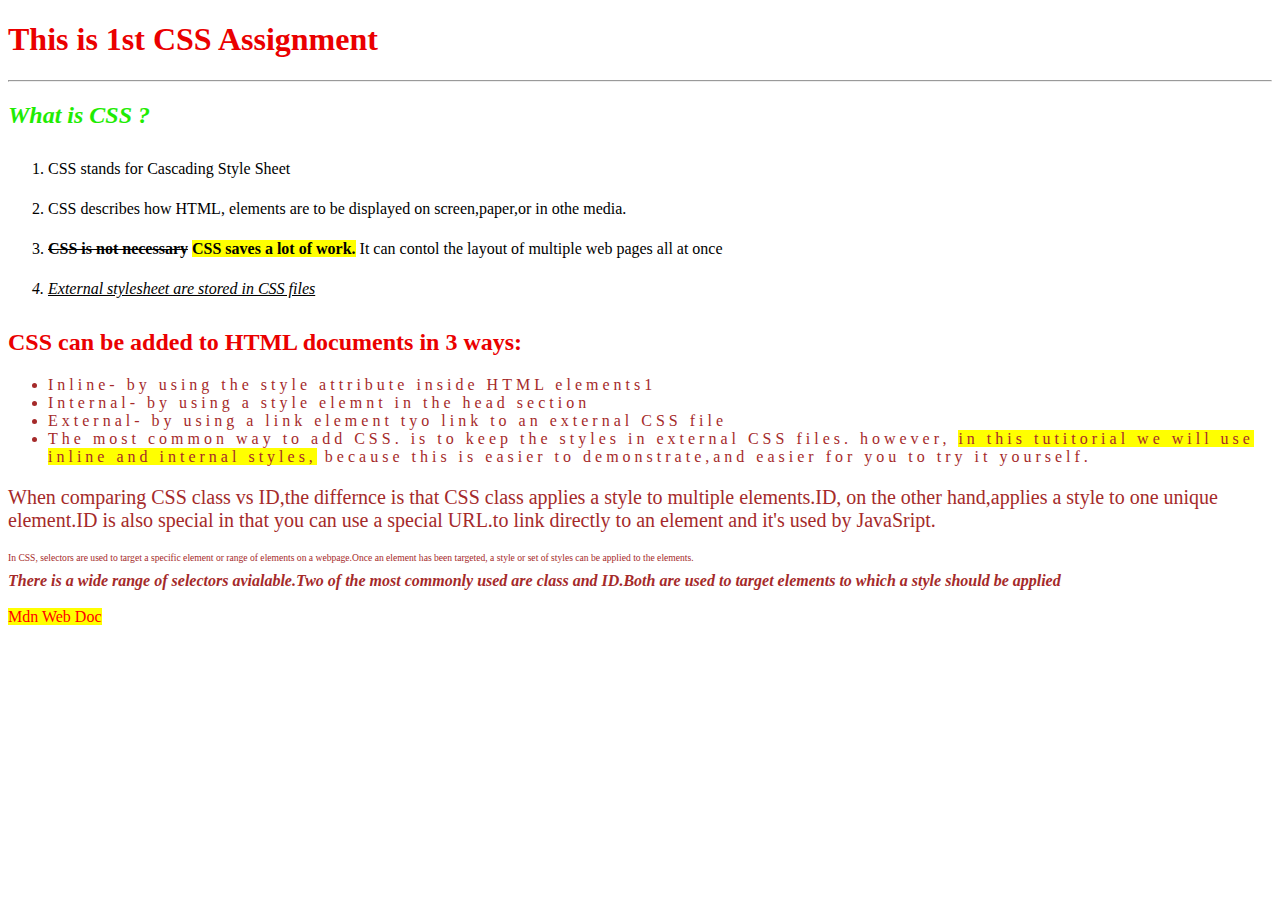
<file: Assignment 1/Index.html>
<!DOCTYPE html>
<html lang="en">

<head>
    <meta charset="UTF-8">
    <meta name="viewport" content="width=device-width, initial-scale=1.0">
    <link rel="icon" href="./Resources/favicon.ico">
    <link rel="stylesheet" href="./Stylesheet.css">
    <title>CSS Assignment-1</title>
    <style>
        ul li {
            color: brown;
        }
    </style>
</head>

<body>

    <head>
        <div id="Head_1">
            <h1>This is 1st CSS Assignment</h1>
        </div>
    </head>
    <hr>
    <main>
        <div id="Head_2">
            <h2>What is CSS ?</h2>
        </div>
        <div>
            <p>
            <ol class="ol_lists">
                <li>CSS stands for Cascading Style Sheet</li>
                <li>CSS describes how HTML, elements are to be displayed on screen,paper,or in othe media.</li>
                <li><span id="strike">CSS is not necessary</span> <span id="overline">CSS saves a lot of work.</span> It
                    can contol the layout of multiple web pages all at
                    once</li>
                <li id="underline"> External stylesheet are stored in CSS files </li>
            </ol>
            </p>
        </div>
        <div>
            <h2 class="heading">CSS can be added to HTML documents in 3 ways:</h2>
            <div class="ul_list">
                <ul>
                    <li style="color: brown;letter-spacing: 4px;">Inline- by using the style attribute inside HTML
                        elements1</li>
                    <li>Internal- by using a style elemnt in the head section</li>
                    <li>External- by using a link element tyo link to an external CSS file</li>
                    <li>The most common way to add CSS. is to keep the styles in external CSS files.
                        however, <span id="span-color">in this
                            tutitorial we will use inline and internal styles,</span> because this is easier to
                        demonstrate,and
                        easier
                        for you to try it yourself.</li>
                </ul>
                <div id="para_1">
                    <p>When comparing CSS class vs ID,the differnce is that CSS class applies a style to multiple
                        elements.ID, on the other hand,applies a style to one unique element.ID is also special in that
                        you can use a special URL.to link directly to an element and it's used by JavaSript.</p>
                </div>
                <div id="para_2">
                    <p>
                        In CSS, selectors are used to target a specific element or range of elements on a webpage.Once
                        an element has been targeted, a style or set of styles can be applied to the elements.
                    </p>
                </div>
                <div id="para_3">There is a wide range of selectors avialable.Two of the most commonly used are class
                    and ID.Both are used to target elements to which a style should be applied</div><br>
            </div>
        </div>
        <div>
            <a href="https://developer.mozilla.org/en-US/docs/Web/HTML" title="Click To Visit MDN Web Docs"
                target="_blank">Mdn Web Doc</a>
        </div>
    </main>

</body>

</html>
</file>
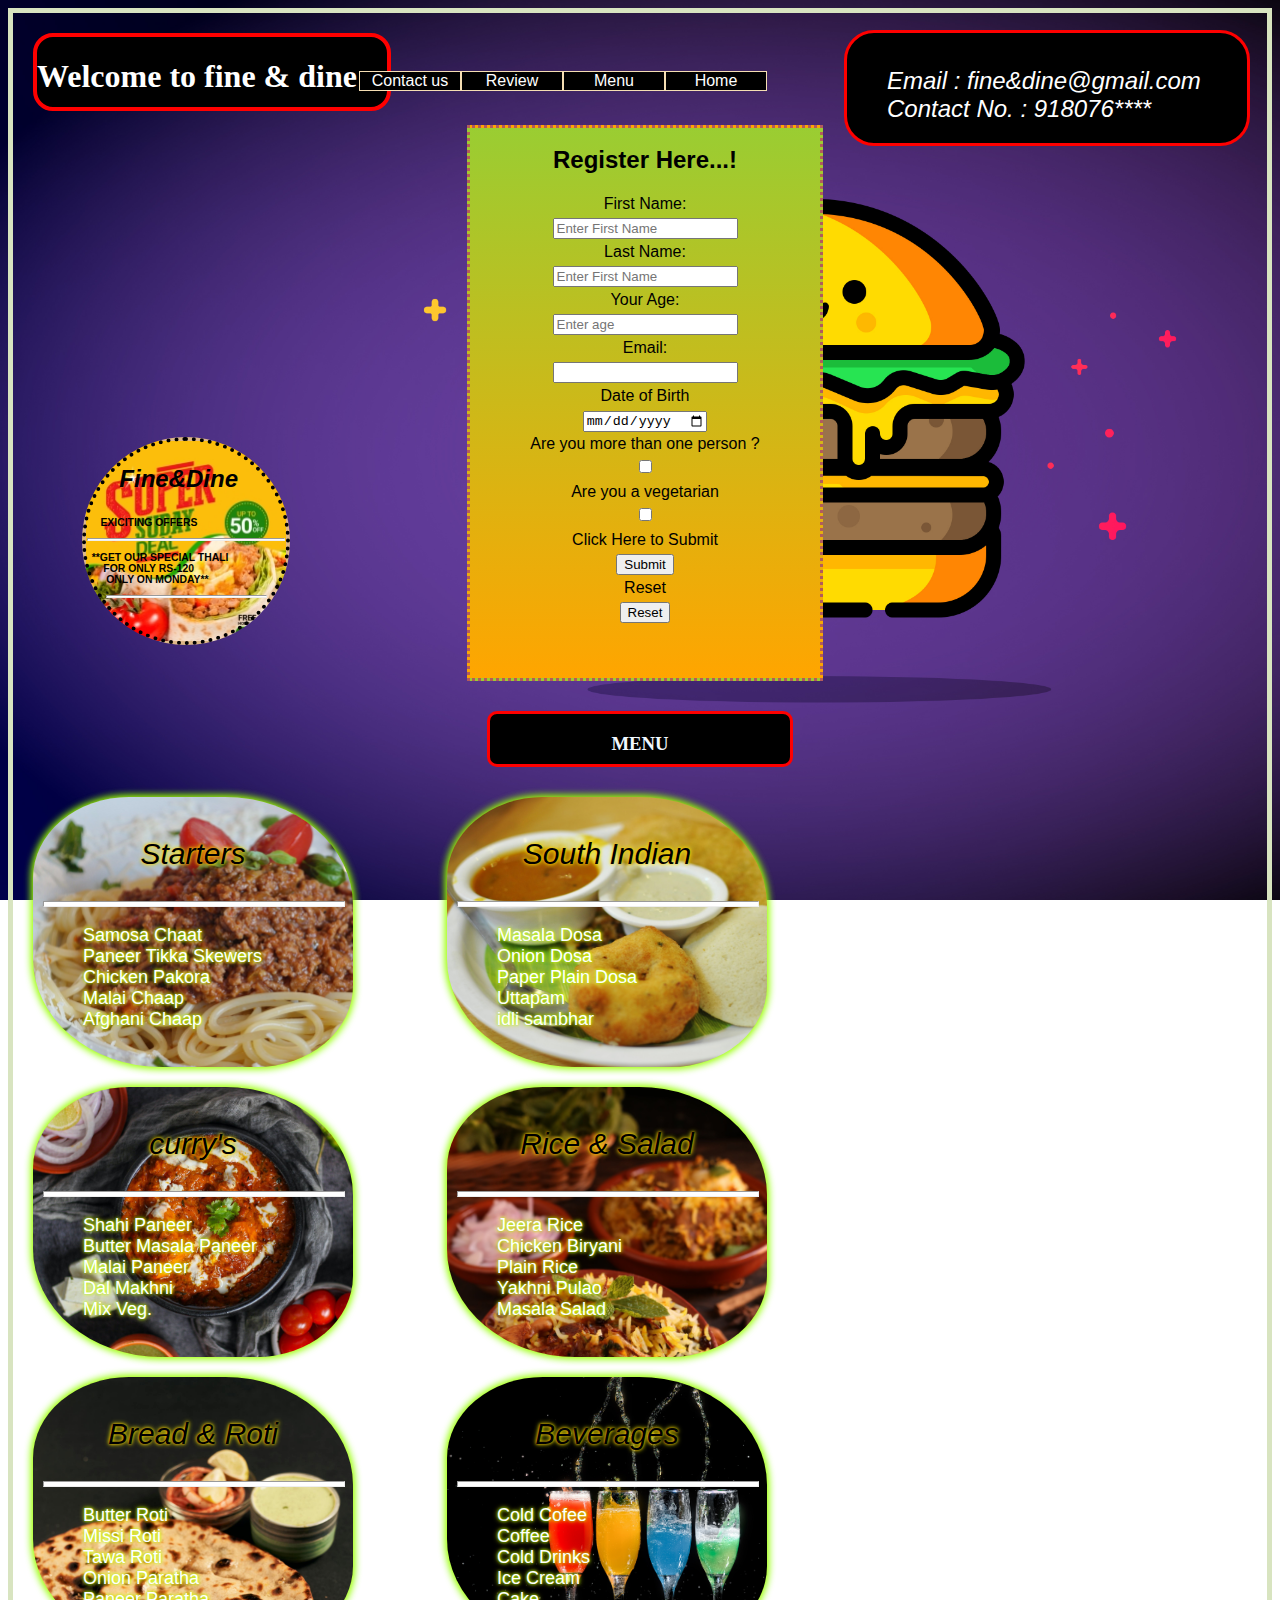
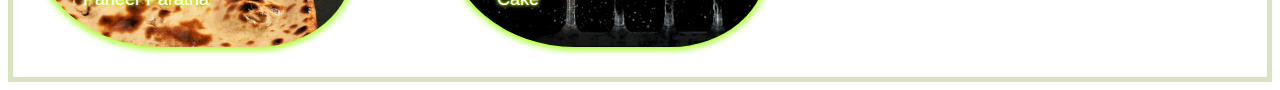
<file: Assignment 2/index.html>
<!DOCTYPE html>
<html lang="en">
  <head>
    <meta charset="UTF-8" />
    <meta name="viewport" content="width=device-width, initial-scale=1.0" />
    <link rel="stylesheet" href="style.css" />
    <link rel="icon" href="./Resources/favicon.jpg" />
    <title>Fine&Dine</title>
  </head>

  <body>
    <main>
      <div class="border_div">
        <div class="head1">
          <h1>Welcome to fine & dine</h1>
        </div>
        <div class="navbox">
          <div class="navbar">
            <ul type="none">
              <li>
                <a href="./index.html" title="click here to visit Home">Home</a>
              </li>
              <li>
                <a href="#menu_head" title="click here to visit Menu">Menu</a>
              </li>
              <li>
                <a href="./review.html" title="click here to visit Review"
                  >Review</a
                >
              </li>
              <li>
                <a
                  href="./contactus.html"
                  title="click here to visit contact us"
                  >Contact us</a
                >
              </li>
            </ul>
          </div>
        </div>
        <div class="social_id">
          <ul type="none">
            <li>Email : fine&dine@gmail.com</li>
            <li>Contact No. : 918076****</li>
            <li></li>
          </ul>
        </div>
        <div class="parentflex">
          <div class="promo_circle">
            <pre id="name">     Fine&Dine</pre>
            <pre>     EXICITING OFFERS</pre>
            <hr style="height: 1px; width: 196px" />
            <pre>
  **GET OUR SPECIAL THALI 
      FOR ONLY RS-120 
       ONLY ON MONDAY**</pre
            >
            <hr style="width: 159px; height: 1px" />
          </div>
          <center>
            <br />
            <br />
            <br />
            <div class="form">
              <h2>Register Here...!</h2>
              <form
                action="./index.html"
                target="_blank"
                title="Register to get exclusive offers..!"
              >
                <label for="first_name">First Name:</label><br />
                <input
                  type="text"
                  name="first_name"
                  id="first_name"
                  placeholder="Enter First Name"
                /><br />
                <label for="last_name">Last Name:</label> <br />
                <input
                  type="text"
                  name="last_name"
                  id="last_name"
                  placeholder="Enter First Name"
                /><br />
                <label for="age">Your Age:</label><br />
                <input
                  type="number"
                  name="age"
                  id="age"
                  placeholder="Enter age"
                /><br />
                <label for="email">Email:</label><br />
                <input type="email" name="email" id="email placeholder="Enter
                Email" /><br />
                <label for="dob">Date of Birth</label><br />
                <input type="date" name="date" id="date" /><br />
                <label for="q1">Are you more than one person ?</label><br />
                <input type="checkbox" name="q1" id="q1" /><br />
                <label for="q2">Are you a vegetarian </label><br />
                <input type="checkbox" name="q2" id="q2" /><br />
                <label for="form_submit">Click Here to Submit</label><br />
                <input type="button" value="Submit" /><br />
                <label for="reset">Reset</label><br />
                <input type="reset" value="Reset" /><br />
              </form>
            </div>
          </center>
        </div>
        <center>
          <div class="menu" id="menu">
            <h3>MENU</h3>
          </div>
        </center>
        <div id="parentmenu">
          <div class="parent_div">
            <div id="starters" class="card">
              <div class="menu_head" id="menu_head">
                <p>Starters</p>
              </div>
              <hr />
              <ul>
                <li>Samosa Chaat</li>
                <li>Paneer Tikka Skewers</li>
                <li>Chicken Pakora</li>
                <li>Malai Chaap</li>
                <li>Afghani Chaap</li>
              </ul>
            </div>

            <div id="south_indian" class="card">
              <div class="menu_head">
                <p>South Indian</p>
              </div>
              <hr />
              <ul>
                <li>Masala Dosa</li>
                <li>Onion Dosa</li>
                <li>Paper Plain Dosa</li>
                <li>Uttapam</li>
                <li>idli sambhar</li>
              </ul>
            </div>

            <div id="indian_kitchen" class="card">
              <div class="menu_head">
                <p>curry's</p>
              </div>
              <hr />
              <ul>
                <li>Shahi Paneer</li>
                <li>Butter Masala Paneer</li>
                <li>Malai Paneer</li>
                <li>Dal Makhni</li>
                <li>Mix Veg.</li>
              </ul>
            </div>

            <div id="rice_salad" class="card">
              <div class="menu_head">
                <p>Rice & Salad</p>
              </div>
              <hr />
              <ul>
                <li>Jeera Rice</li>
                <li>Chicken Biryani</li>
                <li>Plain Rice</li>
                <li>Yakhni Pulao</li>
                <li>Masala Salad</li>
              </ul>
            </div>
            <div id="tandoor_bread" class="card">
              <div class="menu_head">
                <p>Bread & Roti</p>
              </div>
              <hr />
              <ul>
                <li>Butter Roti</li>
                <li>Missi Roti</li>
                <li>Tawa Roti</li>
                <li>Onion Paratha</li>
                <li>Paneer Paratha</li>
              </ul>
            </div>
            <div id="beverages" class="card">
              <div class="menu_head">
                <p>Beverages</p>
              </div>
              <hr />
              <ul>
                <li>Cold Cofee</li>
                <li>Coffee</li>
                <li>Cold Drinks</li>
                <li>Ice Cream</li>
                <li>Cake</li>
              </ul>
            </div>
          </div>
        </div>
      </div>
    </main>
  </body>
</html>
</file>
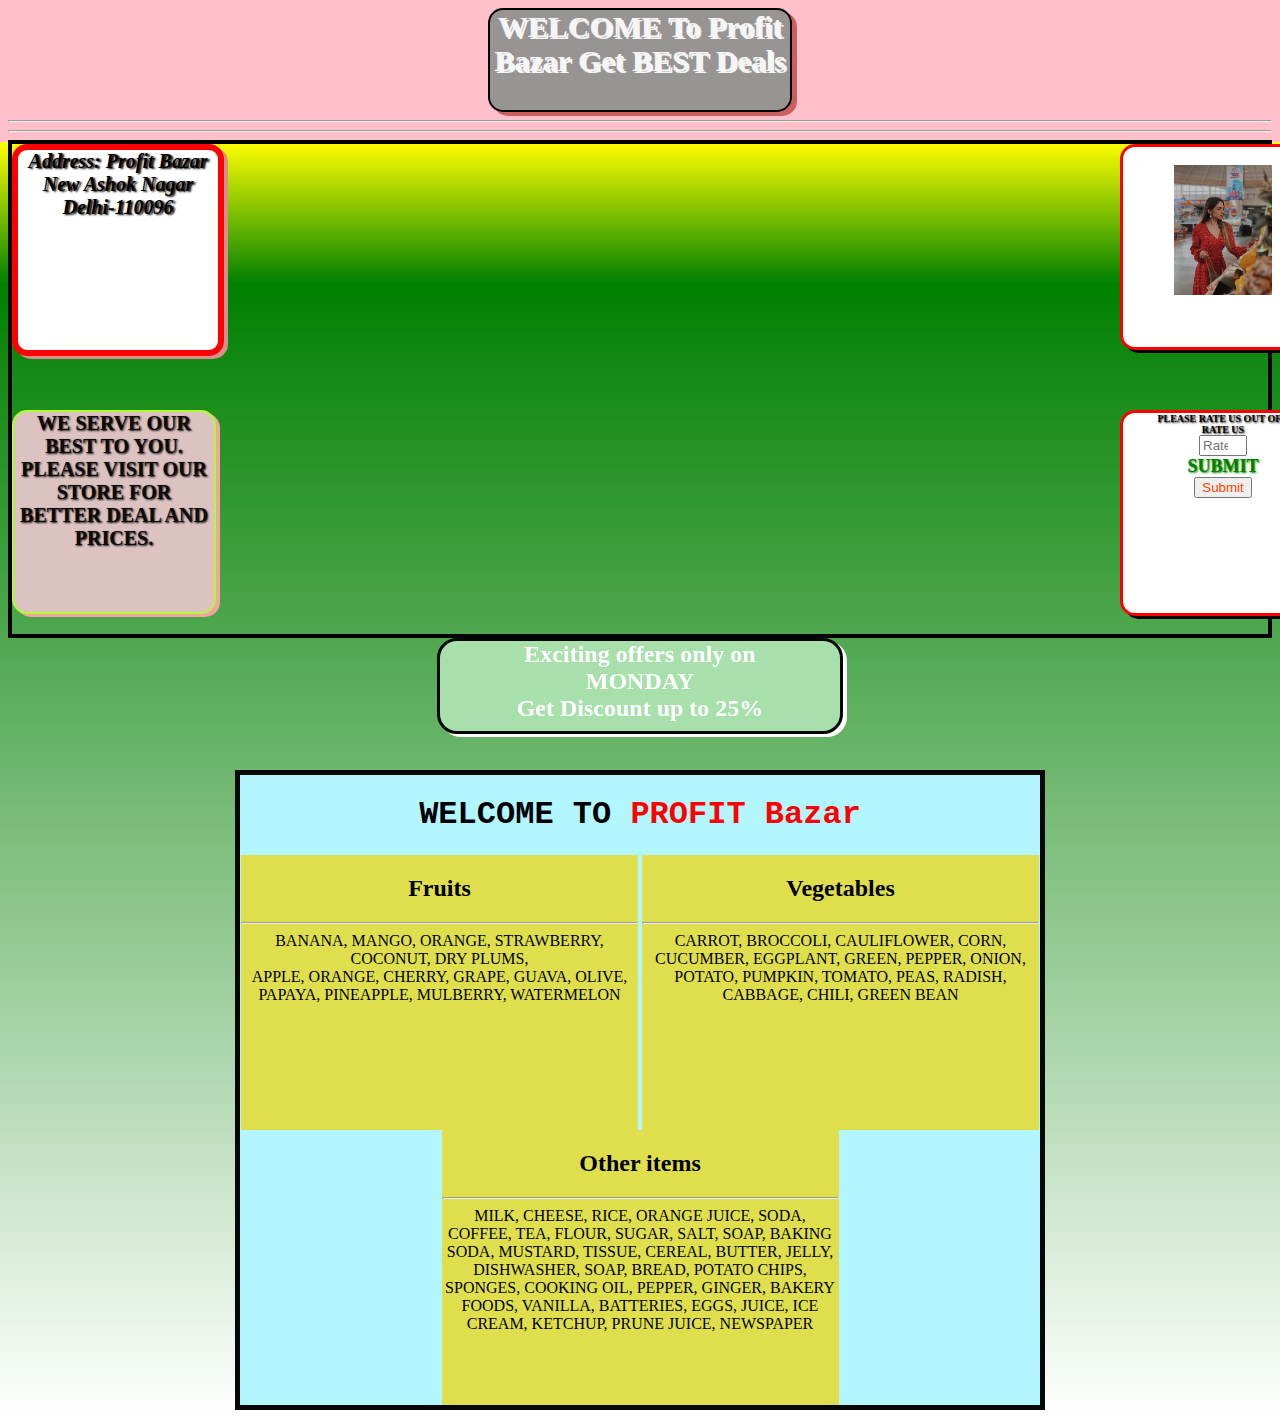
<file: Assignment 3/index.html>
<!DOCTYPE html>
<html lang="en">
  <head>
    <meta charset="UTF-8" />
    <meta name="viewport" content="width=device-width, initial-scale=1.0" />
    <title>Profit Bazar</title>
    <link rel="stylesheet" href="./style.css" />
  </head>
  <body>
    <div class="header-box">WELCOME To Profit Bazar Get BEST Deals</div>
    <hr />
    <hr />

    <div class="main-container">
      <div class="info-box">
        <br />
        <address>
          Address: Profit Bazar <br />
          New Ashok Nagar Delhi-110096
        </address>
      </div>
      <div class="image-box">
        <br />
        <img src="./Resources/Stock_img1.jpg" height="130px" />
      </div>
      <div class="description-box">
        WE SERVE OUR BEST TO YOU. PLEASE VISIT OUR STORE FOR BETTER DEAL AND
        PRICES.
      </div>
      <div class="rating-box">
        PLEASE RATE US OUT OF 5<br />
        <label for="rate">RATE US</label><br />
        <input type="number" max="5" min="1" placeholder="Rate here" /><br />
        <label for="submit" style="font-size: large; color: green">SUBMIT</label
        ><br />
        <input type="submit" style="color: orangered" id="submit" /><br />
      </div>
    </div>

    <div class="special-offer-box">
      Exciting offers only on <br />
      MONDAY <br />
      Get Discount up to 25%
    </div>
    <br /><br />

    <div class="store-info-container">
      <h1 style="font-family: 'Courier New', Courier, monospace">
        WELCOME TO <span>PROFIT Bazar</span>
      </h1>

      <div class="category-card fruit-card">
        <h2>Fruits</h2>
        <hr />
        BANANA, MANGO, ORANGE, STRAWBERRY, COCONUT, DRY PLUMS,<br />
        APPLE, ORANGE, CHERRY, GRAPE, GUAVA, OLIVE, PAPAYA, PINEAPPLE, MULBERRY,
        WATERMELON
      </div>
      <div class="category-card vegetable-card">
        <h2>Vegetables</h2>
        <hr />
        CARROT, BROCCOLI, CAULIFLOWER, CORN, CUCUMBER, EGGPLANT, GREEN, PEPPER,
        ONION, POTATO, PUMPKIN, TOMATO, PEAS, RADISH, CABBAGE, CHILI, GREEN BEAN
      </div>
      <div class="category-card other-items-card">
        <h2>Other items</h2>
        <hr />
        MILK, CHEESE, RICE, ORANGE JUICE, SODA, COFFEE, TEA, FLOUR, SUGAR, SALT,
        SOAP, BAKING SODA, MUSTARD, TISSUE, CEREAL, BUTTER, JELLY, DISHWASHER,
        SOAP, BREAD, POTATO CHIPS, SPONGES, COOKING OIL, PEPPER, GINGER, BAKERY
        FOODS, VANILLA, BATTERIES, EGGS, JUICE, ICE CREAM, KETCHUP, PRUNE JUICE,
        NEWSPAPER
      </div>
    </div>
  </body>
</html>
</file>
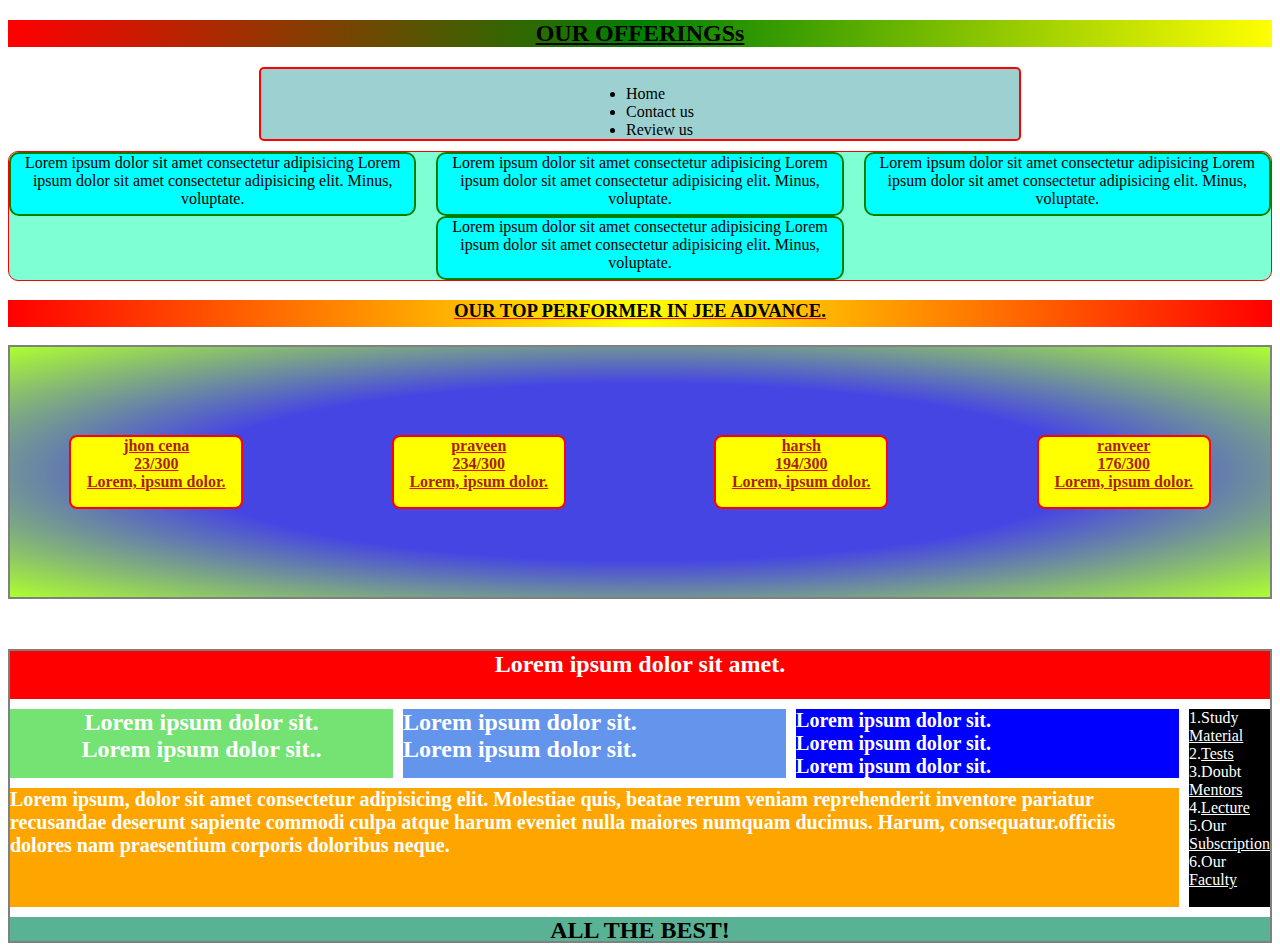
<file: Assignment 4/Index.html>
<!DOCTYPE html>
<html lang="en">

<head>
    <meta charset="UTF-8">
    <meta name="viewport" content="width=device-width, initial-scale=1.0">
    <title>Assignment 4</title>
    <link rel="stylesheet" href="style.css">
</head>

<body>
    <!-- Assignment 4 -->
    <h2 class="header"><u>OUR OFFERINGSs</u> </h2>
    <div class="menu">
        <ul>
            <li>Home</li>
            <li>Contact us</li>
            <li>Review us</li>
        </ul>
    </div>

    <div class="content-1">
        <div class="content one">Lorem ipsum dolor sit amet consectetur adipisicing Lorem ipsum dolor sit amet consectetur
            adipisicing elit. Minus, voluptate.</div>
        <div class="content two">Lorem ipsum dolor sit amet consectetur adipisicing Lorem ipsum dolor sit amet consectetur
            adipisicing elit. Minus, voluptate.</div>
        <div class="content three">Lorem ipsum dolor sit amet consectetur adipisicing Lorem ipsum dolor sit amet
            consectetur adipisicing elit. Minus, voluptate.</div>
        <div class="content four">Lorem ipsum dolor sit amet consectetur adipisicing Lorem ipsum dolor sit amet consectetur
            adipisicing elit. Minus, voluptate.</div>
    </div>

    <div class="header-2">
        <h3>OUR TOP PERFORMER IN JEE ADVANCE.</h3>
    </div>

    <div class="content-2">
        <div class="card">
            jhon cena <br>
            23/300 <br>
            Lorem, ipsum dolor.
        </div>
        <div class="card">
            praveen <br>
            234/300 <br>
            Lorem, ipsum dolor.
        </div>
        <div class="card ">
            harsh <br>
            194/300 <br>
           Lorem, ipsum dolor.
        </div>
        <div class="card">
            ranveer <br>
            176/300 <br>
            Lorem, ipsum dolor.
        </div>
           
    </div>

    <div id="footer">
        <div class="offer-1"> Lorem ipsum dolor sit amet.</div>
        <div class="offer-2">Lorem ipsum dolor sit. <br> Lorem ipsum dolor sit..</div>
        <div class="offer-3"> Lorem ipsum dolor sit. <br> Lorem ipsum dolor sit.</div>
        <div class="offer-4"> Lorem ipsum dolor sit. <br> Lorem ipsum dolor sit. <br> Lorem ipsum dolor sit.</div>
        <div class="offer-5">

            1.Study <br> <u>Material</u> <br>
            2.<u>Tests</u> <br>
            3.Doubt<u> Mentors</u><br>
            4.<u>Lecture</u><br>
            5.Our <u>Subscription</u> <br>
            6.Our <br>
            <u>Faculty</u>

        </div>
        <div class="offer-6">Lorem ipsum, dolor sit amet consectetur adipisicing elit. Molestiae quis, beatae rerum veniam reprehenderit inventore pariatur recusandae deserunt sapiente commodi culpa atque harum eveniet nulla maiores numquam ducimus. Harum, consequatur.officiis dolores nam praesentium corporis doloribus neque. </div>
        <div class="offer-7"> ALL THE BEST!</div>
    </div>
</body>

</html>
</file>
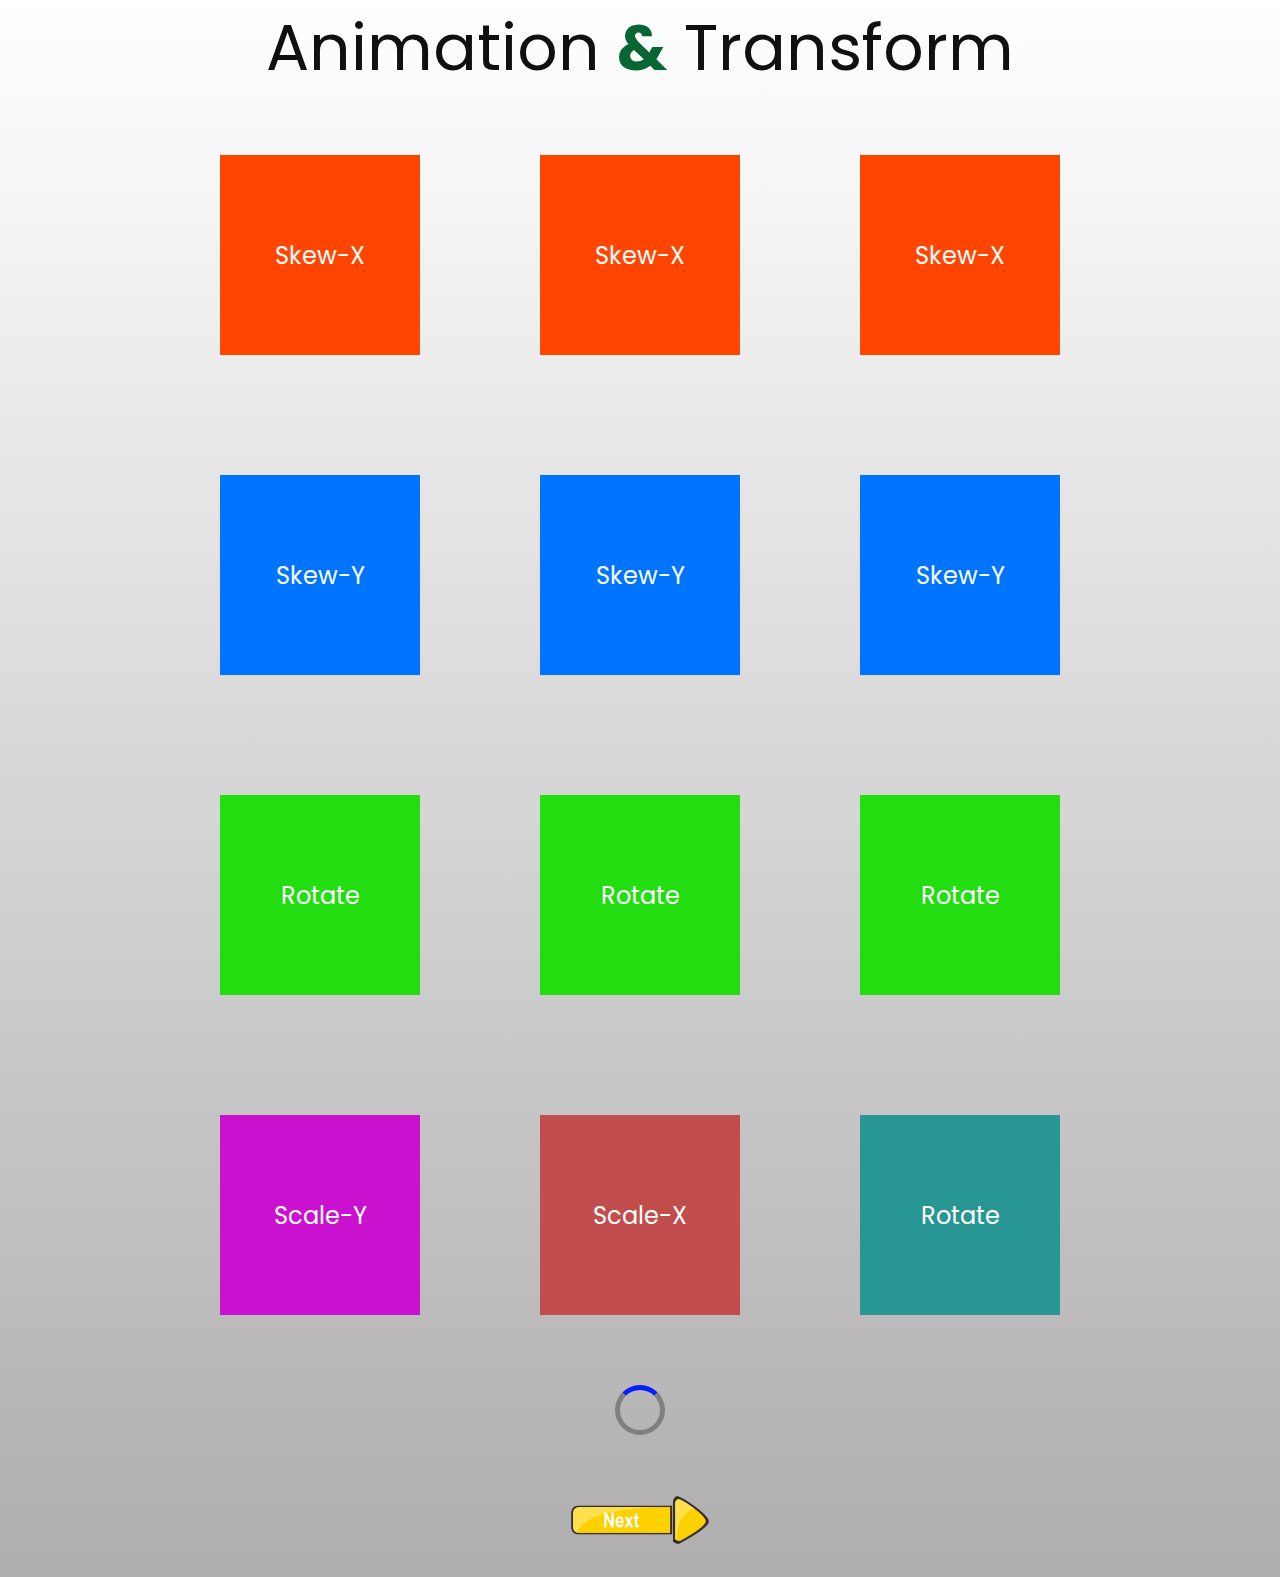
<file: Assignment 5/index.html>
<!DOCTYPE html>
<html lang="en">
  <head>
    <meta charset="UTF-8" />
    <meta name="viewport" content="width=device-width, initial-scale=1.0" />
    <title>Animation</title>
    <link rel="stylesheet" href="style.css" />
    <link
      rel="shortcut icon"
      href="./assests/css icn.ico"
      type="image/x-icon"
    />
  </head>
  <body>
    <h1>Animation <span>&</span> Transform</h1>
    <div class="container1">
      <div class="card1">Skew-X</div>
      <div class="card1">Skew-X</div>
      <div class="card1">Skew-X</div>
    </div>
    <div class="container2">
      <div class="card2">Skew-Y</div>
      <div class="card2">Skew-Y</div>
      <div class="card2">Skew-Y</div>
    </div>
    <div class="container3">
      <div class="card3">Rotate</div>
      <div class="card3">Rotate</div>
      <div class="card3">Rotate</div>
    </div>
    <div class="container4">
      <div class="card4">Scale-Y</div>
      <div class="card5">Scale-X</div>
      <div class="card6">Rotate</div>
    </div>
    <div class="next">
      <center>
        <div class="load-box"></div>
        <br />
        <a href="./hover.html"><img src="./assests/next.png" alt="next" /></a>
      </center>
    </div>
  </body>
</html>
</file>
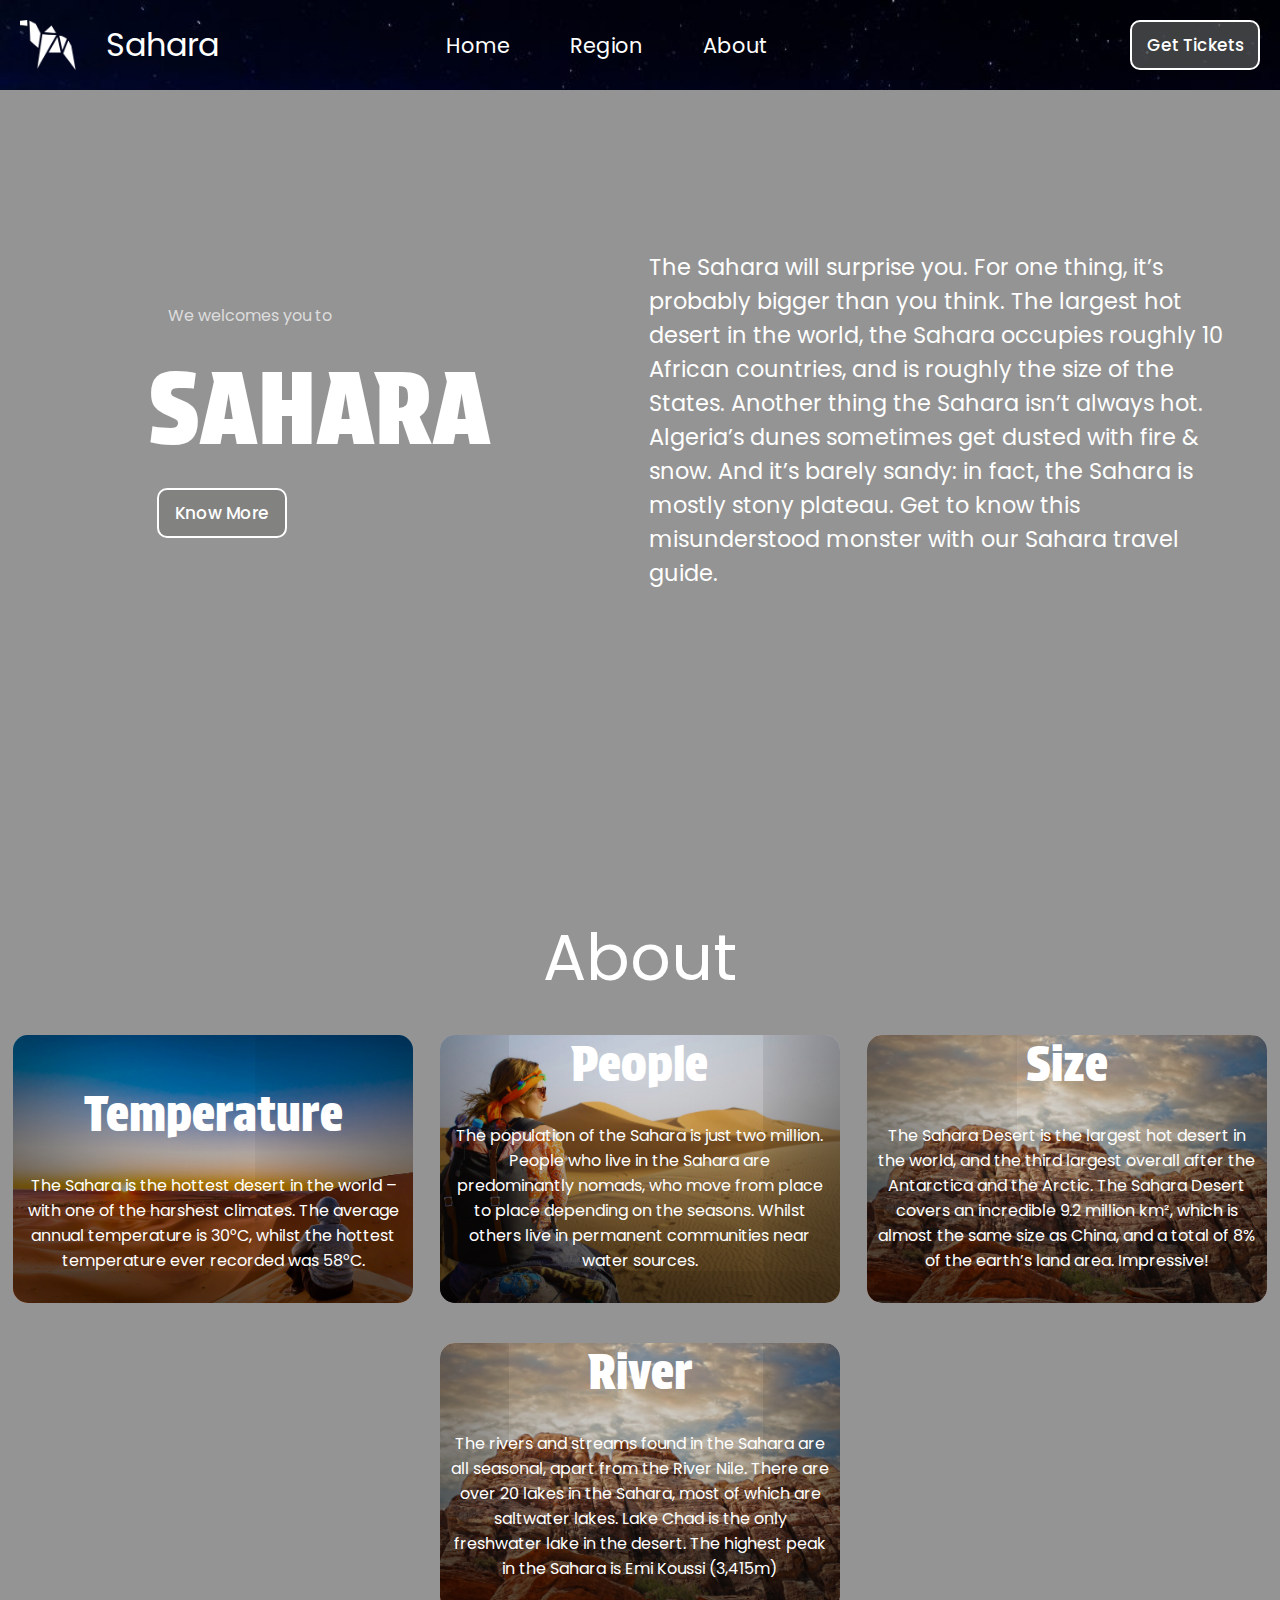
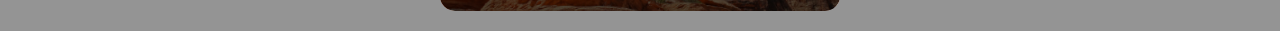
<file: Assignment 6/index.html>
<!DOCTYPE html>
<html lang="en">
  <head>
    <meta charset="UTF-8" />
    <meta name="viewport" content="width=device-width, initial-scale=1.0" />
    <title>SAHARA</title>
    <link rel="stylesheet" href="style.css" />
    <link rel="stylesheet" href="media1.css" />
    <link rel="stylesheet" href="media2.css" />
    <link
      rel="stylesheet"
      href="https://cdnjs.cloudflare.com/ajax/libs/font-awesome/6.5.1/css/all.min.css"
      integrity="sha512-DTOQO9RWCH3ppGqcWaEA1BIZOC6xxalwEsw9c2QQeAIftl+Vegovlnee1c9QX4TctnWMn13TZye+giMm8e2LwA=="
      crossorigin="anonymous"
      referrerpolicy="no-referrer"
    />
    <link rel="shortcut icon" href="./Assets/favicon.ico" type="image/x-icon" />
  </head>
  <body>
    <header>
      <div class="logo">
        <img src="./Assets/logo.png" alt="" height="50px" />
        <div class="name">Sahara</div>
      </div>
      <nav>
        <div class="navbar">
          <ul>
            <li><a href="#Home">Home</a></li>
            <li><a href="#Region">Region</a></li>
            <li><a href="#About">About</a></li>
          </ul>
        </div>
      </nav>
      <i class="fa-solid fa-bars ham"></i>
      <button class="btn-small">Get Tickets</button>
    </header>

    <main>
      <section class="first-section" id="Home">
        <div class="parent">
          <div class="left">
            <div class="intro">We welcomes you to</div>
            <div class="big-txt">SAHARA</div>
            <button class="btn-small">Know More</button>
          </div>
          <div class="right">
            <p>
              The Sahara will surprise you. For one thing, it’s probably bigger
              than you think. The largest hot desert in the world, the Sahara
              occupies roughly 10 African countries, and is roughly the size of
              the States. Another thing the Sahara isn’t always hot. Algeria’s
              dunes sometimes get dusted with fire & snow. And it’s barely
              sandy: in fact, the Sahara is mostly stony plateau. Get to know
              this misunderstood monster with our Sahara travel guide.
            </p>
          </div>
        </div>
      </section>

      <h2 id="About">About</h2>
      <section class="second-section">
        <div class="card-container">
          <div class="card1 card-style">
            <div class="card-head">Temperature</div>
            <div class="card-content">
              The Sahara is the hottest desert in the world – with one of the
              harshest climates. The average annual temperature is 30°C, whilst
              the hottest temperature ever recorded was 58°C.
            </div>
          </div>
          <div class="card2 card-style">
            <div class="card-head">People</div>
            <div class="card-content">
              The population of the Sahara is just two million. People who live
              in the Sahara are predominantly nomads, who move from place to
              place depending on the seasons. Whilst others live in permanent
              communities near water sources.
            </div>
          </div>
          <div class="card3 card-style">
            <div class="card-head">Size</div>
            <div class="card-content">
              The Sahara Desert is the largest hot desert in the world, and the
              third largest overall after the Antarctica and the Arctic. The
              Sahara Desert covers an incredible 9.2 million km², which is
              almost the same size as China, and a total of 8% of the earth’s
              land area. Impressive!
            </div>
          </div>
          <div class="card4 card-style">
            <div class="card-head">River</div>
            <div class="card-content">
              The rivers and streams found in the Sahara are all seasonal, apart
              from the River Nile. There are over 20 lakes in the Sahara, most
              of which are saltwater lakes. Lake Chad is the only freshwater
              lake in the desert. The highest peak in the Sahara is Emi Koussi
              (3,415m)
            </div>
          </div>
        </div>
      </section>
    </main>
  </body>
</html>
</file>
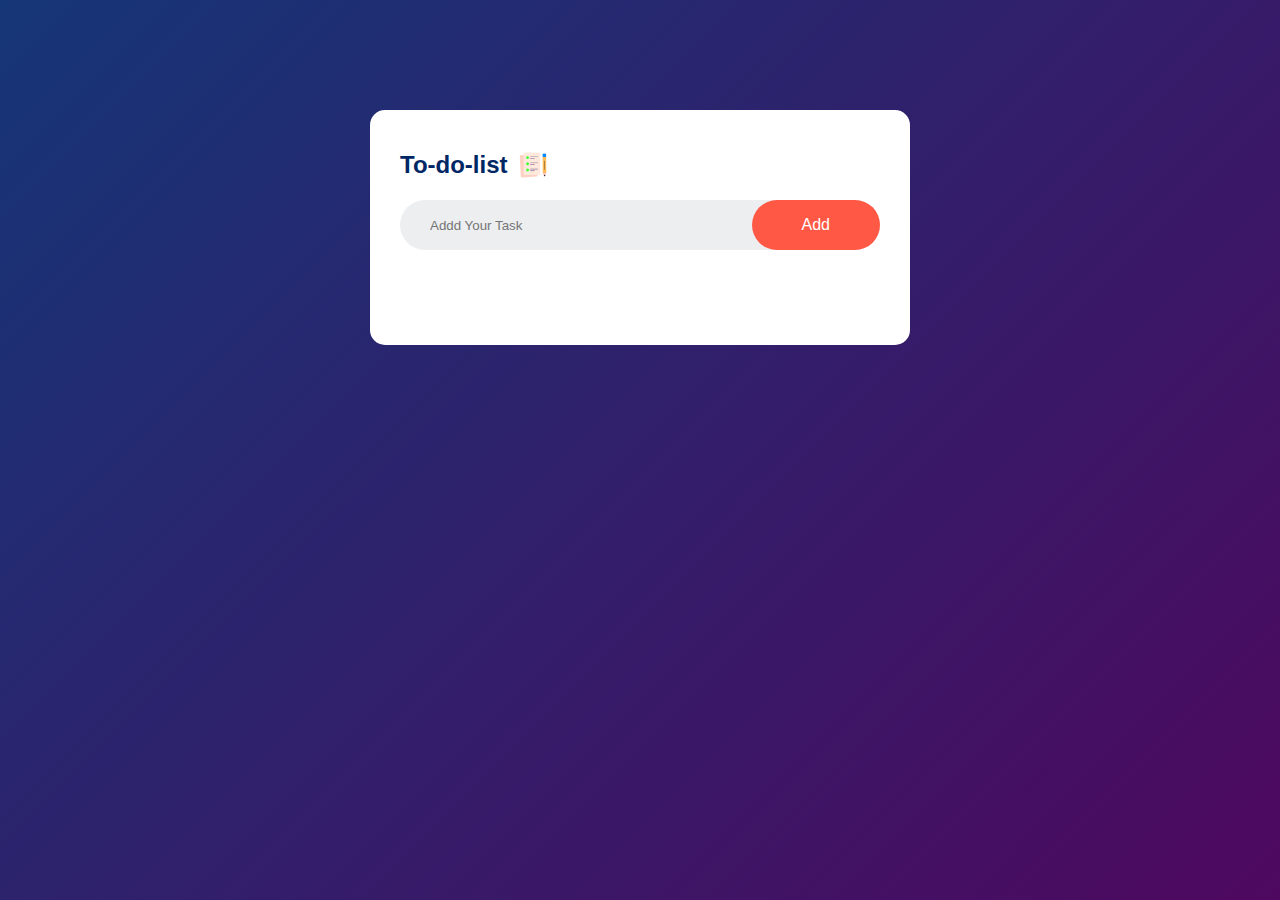
<file: TO-DO-LIST/Index.html>
<!DOCTYPE html>
<html lang="en">
  <head>
    <meta charset="UTF-8" />
    <meta name="viewport" content="width=device-width, initial-scale=1.0" />
    <title>To-Do-List</title>
    <link rel="stylesheet" href="style.css" />
  </head>
  <body>
    <div class="container">
      <div class="todo-app">
        <h2>To-do-list <img src="./images/icon.png" alt="" /></h2>
        <div class="row">
          <input type="text" id="input-box" placeholder="Addd Your Task" />
          <button onclick="addTask()">Add</button>
        </div>
        <ul id="list-container">
          <!-- <li class="checked">Task 1</li>
          <li>Task 2</li>
          <li>Task 3</li> -->
        </ul>
      </div>
    </div>
    <script src="./script.js"></script>
  </body>
</html>
</file>
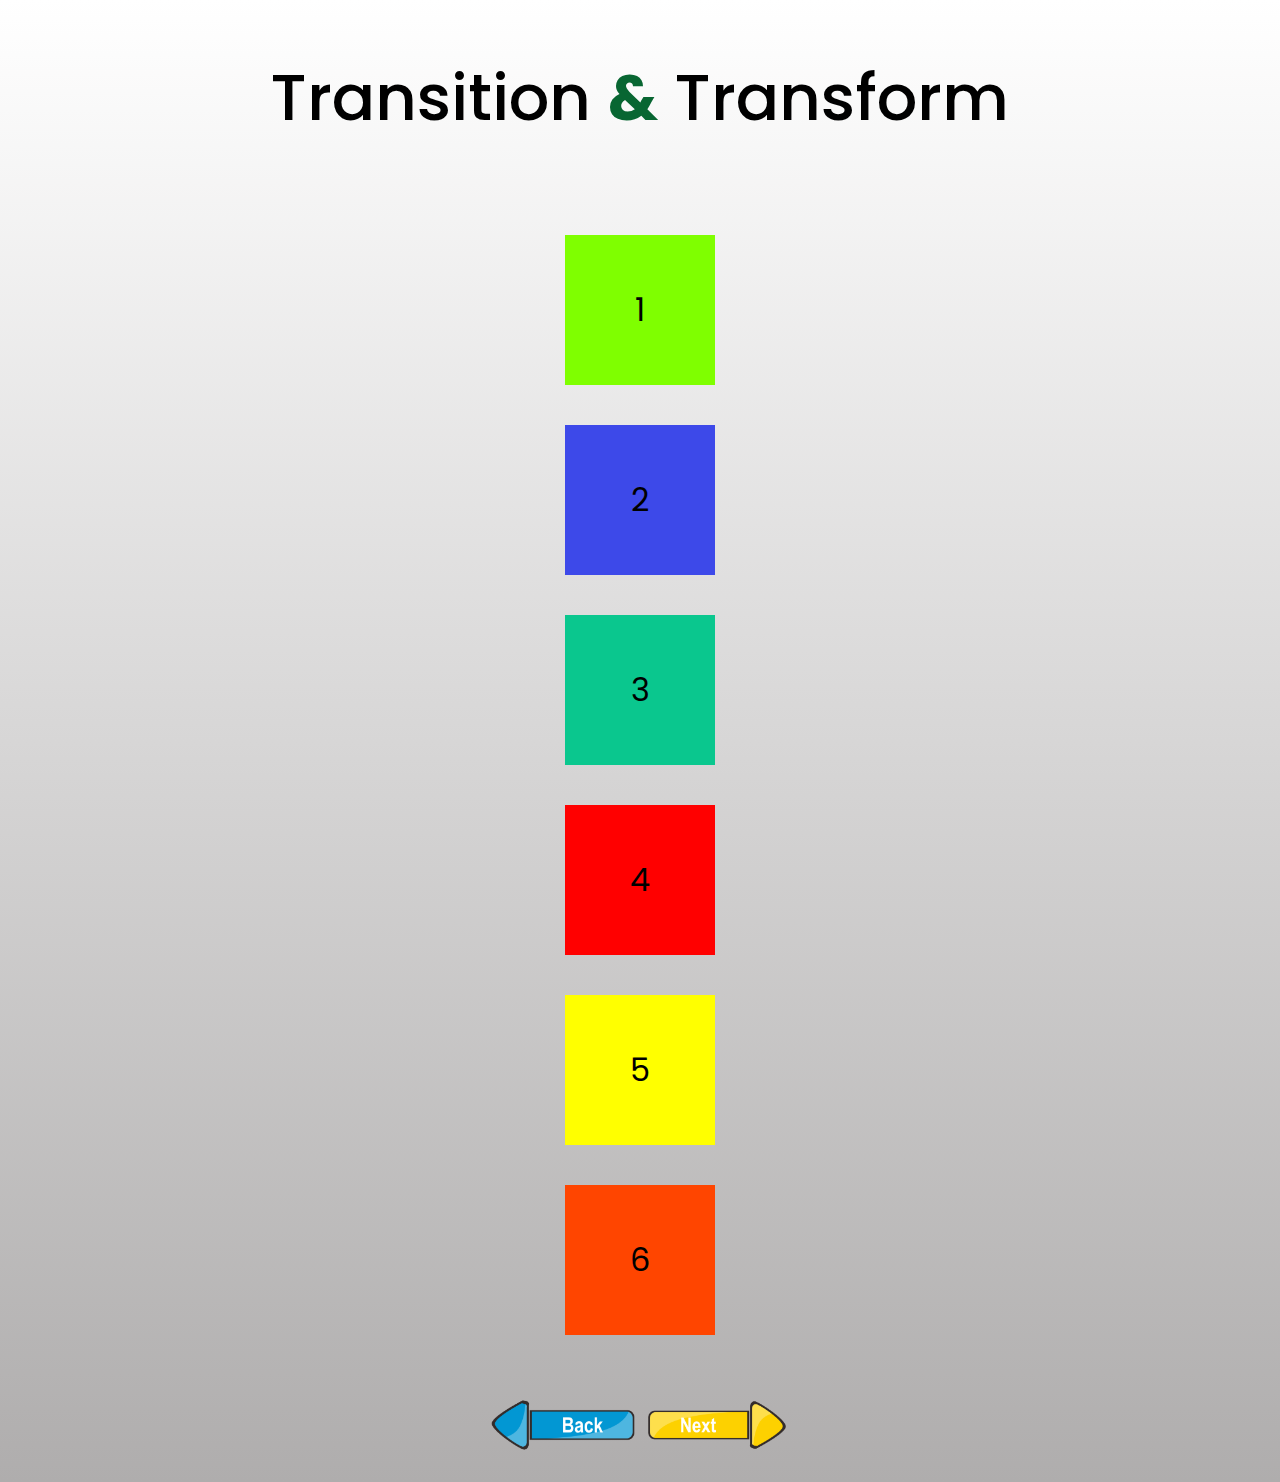
<file: Assignment 5/hover.html>
<!DOCTYPE html>
<html lang="en">
  <head>
    <meta charset="UTF-8" />
    <meta name="viewport" content="width=device-width, initial-scale=1.0" />
    <title>Hover</title>
    <link rel="stylesheet" href="hover.css" />
    <link
      rel="shortcut icon"
      href="./assests/css icn.ico"
      type="image/x-icon"
    />
  </head>
  <body>
    <h1>Transition <span>&</span> Transform</h1>
    <div class="container">
      <div class="wrapper">
        <div class="anim1 style">1</div>
        <div class="anim2 style">2</div>
        <div class="anim3 style">3</div>
        <div class="anim4 style">4</div>
        <div class="anim5 style">5</div>
        <div class="anim6 style">6</div>
      </div>
    </div>
    <center>
      <a href="./index.html"><img src="./assests/back.png" alt="back" /></a>
      <a href="./animated.html"><img src="./assests/next.png" alt="next" /></a>
    </center>
  </body>
</html>
</file>
<file: Assignment 1/Stylesheet.css>
#Head_1 {
    color: rgb(234, 0, 0);
    font-style: normal;
}

#Head_2 {
    color: rgb(31, 236, 4);
    font-style: italic;

}

.ol_lists li {
    line-height: 250%;

}

#strike {
    text-decoration: line-through;
    font-weight: bold;
}

#overline {
    background-color: yellow;
    font-weight: bolder;
}

#underline {
    font-style: italic;
    text-decoration: underline;
}

.heading {
    color: rgb(234, 0, 0);
}

ul li {
    color: brown;
    letter-spacing: 4px;
}

#span-color {
    background-color: yellow;
}

#para_1 {
    color: brown;
    font-family: 'Times New Roman', Times, serif;
    font-size: 20px;
}

#para_2 {
    color: brown;
    font-size: 60%;
}

#para_3 {
    color: brown;
    font-weight: bolder;
    font-style: italic;
}

a {
    color: red;
    background-color: yellow;
    text-decoration: none;
}
</file>
<file: Assignment 2/style.css>
body {
    background-image: url(./Resources/bg_image.jpg);
    background-repeat: no-repeat;
    background-size: cover;
    background-attachment: fixed;



}

.border_div {
    border: 5px solid;
    border-color: #d8e4c0;
    margin: 0;
    padding: 0;
}

html {
    scroll-behavior: smooth;
}

.navbox {
    margin-top: -60px;
    padding-top: -70px;
}


.head1 {
    height: 70px;
    width: 350px;
    background-color: black;
    border: 4px solid rgb(255, 0, 0);
    color: white;
    border-radius: 20px;
    margin: 20px;

}

.head1:hover {
    color: wheat;
    background-color: black;
    border: 3px solid gold;
}

.navbar ul {
    margin-right: 500px;
}

.navbar li {

    height: 50px;
    width: 100px;
    background-color: black;
    float: right;
    border: 4px solid;
    /* position: relative; */
    margin: 0 auto;
    clear: left;
    height: auto;
    z-index: 0;
    text-align: center;
    border: 1px solid wheat;
    display: flexbox;
    font-family: Impact, Haettenschweiler, 'Arial Narrow Bold', sans-serif;

}

.navbar a {
    text-decoration: none;
    color: white;
}

.navbar a:hover {
    color: rgb(133, 234, 45);

}

.navbar li:hover {
    background-color: rgb(227, 227, 227);
}

.social_id {
    height: 100px;
    width: 400px;
    background-color: black;
    color: white;
    border-radius: 30px;
    border: red solid;
    right: 0;
    top: 0;
    position: absolute;
    font-family: 'Franklin Gothic Medium', 'Arial Narrow', Arial, sans-serif;
    font-style: italic;
    margin: 30px;
    padding-top: 10px;
    font-size: 150%;
    display: flexbox;

}

.social_id:hover {
    color: red;
    border: #aaff00 3px solid;
    border-radius: 20px 15px;
}

.form {
    border: 30px;
    margin-right: -770px;
    width: 350px;
    height: 550px;
    background-color: #e8ffa4;
    line-height: 150%;
    color: black;
    border: 3px solid rgb(178, 92, 92);
    border-style: dotted;
    font-family: 'Franklin Gothic Medium', 'Arial Narrow', Arial, sans-serif;
    background-image: linear-gradient(yellowgreen, orange);




}

.form:hover {
    color: red;
    background-color: antiquewhite;
    border: 3px solid rgb(252, 255, 82);
    background-image: linear-gradient(pink, white);
}

.menu {
    margin-top: 30px;
    height: 50px;
    width: 300px;
    background-color: black;
    color: aliceblue;
    border-radius: 10px;
    text-align: center;
    border: red 3px solid;

}

.menu:hover {
    border: 3px yellowgreen solid;
}

.parentmenu {
    padding: 10px;
    display: inline-block;

}

.card li {
    list-style-type: none;
}

.card li:hover {
    color: black;
}

.card {
    display: inline-block;
    padding: 10px 10px 10px 10px;
    margin: 10px;
    width: 300px;
    height: 250px;
    background-color: rgb(205, 227, 185);
    font-size: 18px;
    /* float: right; */
    margin-right: 80px;
    border-radius: 30% 40%;
    justify-content: space-evenly;
    box-shadow: 0 0 8px #bfff00, 0 0 8px #5eff00;


}

.card:hover {
    border-radius: 10% 30%;
    border: 3px solid transparent;
    border: 3px solid #FFA500;
}

.menu_head {
    text-align: center;
    font-size: 30px;
    font-family: Verdana, Geneva, Tahoma, sans-serif;
    font-weight: blder;
    font-style: italic;
    color: black;
    text-shadow: 0 0 3px #ffbb00, 0 0 5px #eeff00;
}

.menu_head:hover {
    color: aliceblue;
}

hr {
    height: 4px;
    background-color: white;
}

.parent_div {
    margin: 20px 30px 20px 10px;
    justify-content: center;
    align-items: center;
}

.card li {
    color: white;
    font-family: 'Gill Sans', 'Gill Sans MT', Calibri, 'Trebuchet MS', sans-serif;
    text-shadow: 0 0 3px #aaff00, 0 0 5px #eeff00;



}

#starters {
    background-image: url(./Resources/starters.jpg);
    background-repeat: no-repeat;
    background-size: cover;
}

#south_indian {
    background-image: url(./Resources/south_indian.jpg);
    background-repeat: no-repeat;
    background-size: cover;
}

#indian_kitchen {
    background-image: url(./Resources/indian_curry.jpg);
    background-repeat: no-repeat;
    background-size: cover;
}

#rice_salad {
    background-image: url(./Resources/rice_salad.jpg);
    background-repeat: no-repeat;
    background-size: cover;
}

#tandoor_bread {
    background-image: url(./Resources/tandoori\ roti.jpg);
    background-repeat: no-repeat;
    background-size: cover;
}

#beverages {
    background-image: url(./Resources/beverages.jpg);
    background-repeat: no-repeat;
    background-size: cover;
}

.promo_circle {
    height: 200px;
    width: 200px;
    background-color: burlywood;
    border: 4px solid black;
    border-radius: 50%;
    background-image: url(./Resources/promo_circle.jpg);
    background-repeat: no-repeat;
    background-size: cover;
    margin: -30px;
    margin-top: 300px;
    border-style: dotted;
}

#name {
    font-size: larger;
    font-style: oblique;
    font-weight: bolder;
    font-size: 150%;
}

pre {
    /* position: absolute; */
    font-size: 65%;
    font-weight: bold;
    font-family: 'Gill Sans', 'Gill Sans MT', Calibri, 'Trebuchet MS', sans-serif;
    text-shadow: 0 0 10px #00ff80, 10 0 10px #ff00dd;
    color: black
}

.card hr {
    width: 300px;
}

.card hr:hover {
    background-color: chartreuse;


}

.parentflex {
    display: flex;
    justify-content: center;
    align-items: center;


}
</file>
<file: Assignment 3/style.css>
body{
    background-image: linear-gradient(pink 10%,yellow 10%,green 20%,white);
}

.header-box {
    font-size: 30px;
    color: whitesmoke;
    font-weight: 700;
    border: 2px solid rgb(0, 0, 0);
    border-radius: 15px;
    box-shadow: 5px 4px rgb(204, 94, 94);
    height: 100px;
    width: 300px;
    background-color: rgb(153, 148, 148);
    text-align: center;
    margin: auto;
    text-shadow: 2px 2px;
}

span {
    color: rgb(255, 0, 0);
}

.main-container {
    height: 490px;
    width: auto;
    border: 4px solid black;
    display: flex;
}

.info-box {
    font-size: 20px;
    font-weight: 600;
    border: 6px solid red;
    border-radius: 15px;
    height: 200px;
    width: 200px;
    background-color: white;
    text-align: center;
    box-shadow: 4px 3px rgb(219, 141, 141);
    text-shadow: 2px 1px 2px;
    position: static;
    display: flex;
}

.image-box {
    border: 3px solid red;
    border-radius: 15px;
    height: 200px;
    width: 200px;
    background-color: white;
    text-align: center;
    position: absolute;
    left: 1000px;
    box-shadow: 4px 3px black;
    margin-left: 120px;
}

.description-box {
    font-size: 20px;
    color: rgb(11, 11, 11);
    font-weight: 600;
    border: 2px solid greenyellow;
    border-radius: 15px;
    height: 200px;
    width: 200px;
    background-color: rgb(221, 194, 194);
    text-align: center;
    position: absolute;
    top: 410px;
    box-shadow: 4px 3px rgb(247, 163, 163);
    text-shadow: 1px 1px 2px;
}

.rating-box {
    font-size: 10px;
    color: rgb(5, 5, 5);
    font-weight: 600;
    border: 3px solid red;
    border-radius: 15px;
    height: 200px;
    width: 200px;
    background-color: white;
    text-align: center;
    position: absolute;
    top: 410px;
    left: 1225px;
    box-shadow: 4px 3px black;
    text-shadow: 1px 1px 2px;
    margin-left: -105px;
}

.special-offer-box {
    font-size: x-large;
    color: rgb(255, 255, 255);
    font-weight: 600;
    border: 3px solid rgb(5, 5, 5);
    border-radius: 20px;
    height: 90px;
    width: 400px;
    background-color: rgb(168, 224, 172);
    text-align: center;
    position: sticky;
    top: 44%;
    left: auto;
    box-shadow: 4px 3px;
    margin: auto;
    
}

.store-info-container {
    margin: auto;
    height: 630px;
    width: 800px;
    text-align: center;
    background-color: rgb(178, 246, 255);
    border: 5px solid rgb(7, 7, 7)
}

.category-card {
    height: 275px;
    width: 397px;
    background-color: rgb(223, 223, 78);
    font: size 10px;
    display: inline-block;
    border: 2px;
}
</file>
<file: Assignment 4/style.css>
.header{
    text-align: center;
    background-image: linear-gradient(to right, red,green,yellow);
}
.menu{
    width: 60%;
    height: 70px;
    margin: auto;
    background-color: rgb(157, 209, 209);
    border: 2px solid red;
    border-radius:5px;
    text-align: center;
}
.menu ul{
    display: inline-block;
    text-align: left;
}

.content-1{
    background-color: aquamarine;
    /* height: 120px; */
    border: 1px solid red;
    border-radius: 10px;
    margin-top: 10px;
    display: grid;
    grid-template-columns: 1fr 1fr 1fr;
    grid-template-rows: auto auto;
   column-gap: 20px;
   
}
.content{
    height: 60px;
    background-color: aqua;
    border: 2px solid green;
    border-radius: 10px;
    text-align: center;
}
.four{
    grid-column: 2/span 1;
}


.header-2 h3{
    text-align: center;
    background-image: linear-gradient( to right,red,yellow,red);
    padding-top: 0px;
    padding-bottom: 5px;
    text-decoration: underline red;
}


.content-2{
    border: 2px solid grey;
     display: grid;
     height: 250px;
     grid-template-columns: 1fr 1fr 1fr 1fr;
     grid-template-rows: auto;
     background-image: radial-gradient(rgb(69, 69, 228) 50%,greenyellow);
     justify-items: center;
     align-items: center;
     column-gap: 30px;

}
.card{
    height: 70px;
    width: 170px;
    border: 2px solid red;
    border-radius:8px ;
    background-color: yellow;
    text-align: center;
    color: rgb(170, 30, 30);
    text-decoration: underline red;
    font-weight: bold;
}
.rishav{
    /* justify-self: start; */
}

.gaurav{
    /* justify-self: start; */
}

.shivam{
    /* justify-self: start; */
    /* width: 300px; */
}

#footer{
    border: 2px solid grey;
    margin-top: 50px;
    display: grid;
    grid-template-columns: repeat(16, 1fr);
    grid-template-rows: repeat(7, 1fr);
    grid-gap: 10px;
    background-color: white;
    height: 290px;
   
}

.offer-1{
    background-color: red;
    font-weight: bold;
    color: white !important;
    text-align: center;
    grid-column: 1/17;
    font-size: 24px;
    height: 48px;
}
.offer-2{
    background-color: rgb(116, 227, 116);
    grid-row:2/span 1;
    grid-column: 1/6;
    text-align: center;
    font-weight: bold;
    font-size: 24px;
    color: white;
}
.offer-3{
    background-color: cornflowerblue;
    grid-row:2/span 1;
    grid-column: 6/11;
    color: #fff;
    font-weight: bold;
    font-size: 24px;
}
.offer-4{
    background-color: blue;
    grid-row:2/span 1;
    grid-column: 11/16 ;
    color: #fff;
    font-weight: bold;
    font-size: 20px;

}
.offer-5{
    background-color: black;
    color: white;
    grid-row: 2/7;
    grid-column-start: 16;
    grid-column-end: 17;

  
}
.offer-6{
    background-color: orange;
    grid-column: 1/16;
    grid-row: 3/7;
    font-weight: bold;
    color: #fff;
    font-size: 20px;

}
.offer-7{
    background-color: rgb(89, 178, 148);
    grid-row: 7/8;
    grid-column: 1/17;
    text-align: center;
    font-weight: bold;
    height: 24px;
    align-self: flex-end;
    font-size: 24px;
}
</file>
<file: Assignment 5/style.css>
@import url("https://fonts.googleapis.com/css2?family=Poppins:ital,wght@0,100;0,200;0,300;0,400;0,500;0,600;0,700;0,800;0,900;1,100;1,200;1,300;1,400;1,500;1,600;1,700;1,800;1,900&display=swap");

* {
  padding: 0;
  margin: 0;
  box-sizing: border-box;
  font-family: "Poppins", sans-serif;
  font-weight: 400;
  font-style: normal;
  color: white;
}
body {
  background-image: linear-gradient(white, #afadad);
  background-size: cover;
  background-repeat: no-repeat;
}
h1 {
  text-align: center;
  font-size: 4rem;
  color: #111010;
}
h1 span {
  font-weight: 700;
  color: #086632;
}
.container1,
.container2,
.container3,
.container4 {
  display: flex;
  justify-content: center;
  align-items: center;
  flex-wrap: wrap;
  font-size: 1.5rem;
  font-weight: 500;
}
.card1,
.card2,
.card3,
.card4,
.card5,
.card6 {
  height: 200px;
  width: 200px;
  margin: 60px;
  text-align: center;
  animation-duration: 3s;
  animation-iteration-count: infinite;
  animation-timing-function: ease-in;
  display: flex;
  justify-content: center;
  align-items: center;
}
.card1 {
  background-color: orangered;
  animation-name: card-skewX;
}

@keyframes card-skewX {
  0% {
    transform: skewx(0deg);
  }
  25% {
    transform: skewx(20deg);
  }
  50% {
    transform: skewx(0deg);
  }
  75% {
    transform: skewx(-20deg);
  }
  100% {
    transform: skewx(0deg);
  }
}

/* ! first done */
.card2 {
  height: 200px;
  width: 200px;
  background-color: #0073ff;
  margin: 60px;
  text-align: center;
  animation-name: card-skewY;
}

@keyframes card-skewY {
  0% {
    transform: skewY(0deg);
  }
  25% {
    transform: skewY(20deg);
  }
  50% {
    transform: skew(0deg);
  }
  75% {
    transform: skewY(-20deg);
  }
  100% {
    transform: skewY(0deg);
  }
}

/* ! second done */
.card3 {
  background-color: #22de11;
  animation-name: card-rotate;
  animation-duration: 4s;
  animation-timing-function: ease-in-out;
}
@keyframes card-rotate {
  0% {
    transform: rotate(0deg);
  }
  100% {
    transform: rotate(360deg);
  }
}

/* ! third done */
.card4 {
  background-color: #ca11d0;
  animation-name: card-scaleY;
}
@keyframes card-scaleY {
  0% {
    transform: scaleY(1);
  }
  50% {
    transform: scaleY(0.3);
  }
  100% {
    transform: scaleY(1);
  }
}
.card5 {
  background-color: #c24d4d;
  animation-name: card-scaleX;
}
@keyframes card-scaleX {
  0% {
    transform: scaleX(1);
  }
  50% {
    transform: scaleX(0.3);
  }
  100% {
    transform: scaleX(1);
  }
}

.card6 {
  background-color: #289794;
  animation-name: card-rotate-back;
}
@keyframes card-rotate-back {
  0% {
    transform: rotate(0deg);
  }
  50% {
    transform: rotate(100deg);
  }
  100% {
  }
}
a img {
  height: 100px;
}

.load-box {
  height: 50px;
  width: 50px;
  margin: 10px auto;
  /* background-color: grey; */
  border: 5px solid gray;
  border-top: 5px solid #041dfa;
  border-radius: 50%;
  animation: loader 1s ease-in-out infinite;
}
@keyframes loader {
  0% {
    transform: rotate(0deg);
  }
  100% {
    transform: rotate(360deg);
  }
}
.card1,
.card2,
.card3,
.card4,
.card5,
.card6 {
  transition: 1s ease-in-out;
}
.card1:hover,
.card2:hover,
.card3:hover,
.card4:hover,
.card5:hover,
.card6:hover {
  background-color: rgb(0, 0, 0);
}
</file>
<file: Assignment 6/style.css>
@import url("https://fonts.googleapis.com/css2?family=Poppins:ital,wght@0,100;0,200;0,300;0,400;0,500;0,600;0,700;0,800;0,900;1,100;1,200;1,300;1,400;1,500;1,600;1,700;1,800;1,900&display=swap");
@import url("https://fonts.googleapis.com/css2?family=Protest+Strike&display=swap");
* {
  margin: 0;
  padding: 0;
  box-sizing: border-box;
  font-family: "Poppins", sans-serif;
  font-weight: 400;
  font-style: normal;
}
body {
  background-image: url(./Assets/sahara.jpg);
  background-image: url("https://source.unsplash.com/1920x1080/?desert,night");
  background-repeat: no-repeat;
  box-shadow: inset 0 0 0 2000px rgba(0, 0, 0, 0.418);
  background-size: cover;
}
html {
  scroll-behavior: smooth;
}
header {
  height: 10vh;
  width: 100%;
  display: flex;
  justify-content: space-between;
  align-items: center;
  background-color: #462902;
  background-image: url(./Assets/night.jpg);
  background-size: cover;

  padding: 20px;
  position: fixed;
}
nav ul {
  display: flex;
  justify-content: space-around;
  align-items: center;
}
nav ul li {
  margin: 10px 30px;
  list-style: none;
}
nav a {
  text-decoration: none;
  color: white;
  transition: 200ms linear;
  font-size: 1.3rem;
}
.ham {
  visibility: hidden;
}
.logo {
  display: flex;
  align-items: center;
}
.name {
  color: white;
  font-size: 2rem;
  margin: 0px 30px;
  cursor: pointer;
  animation: slideFromright 1s linear;
}
nav a:hover {
  color: #a8a4a4f1;
}
.Sahara {
  color: #250f02;
  font-size: 1.5rem;
}
.btn-small {
  height: 50px;
  width: 130px;
  border-radius: 10px;
  font-size: 1.06rem;
  font-weight: 500;
  color: white;
  border: 2px solid white;
  background-color: #7375718a;
  transition: 200ms linear;
}
.btn-small:hover {
  background-color: #25270262;
  border: 2px solid white;
  color: #ffffff;
}
/* ! ................... nav bar ..................... */
.first-section {
  height: 100vh;
  /* background-color: yellow; */
}
.parent {
  display: flex;
  justify-content: space-between;
  align-items: center;
}
.left {
  padding-left: 10%;
  width: 50%;
  animation: slideFromLeft 1s ease-in-out;
}
.intro {
  font-size: 1rem;
  margin-top: 250px;
  margin-left: 40px;
  color: #dddddd;
}
.big-txt {
  font-size: 100px;
  font-family: "Protest Strike", sans-serif;
  color: #ffffff;
  margin: 10px;
  padding: 10px;
}
.left .btn-small {
  margin-left: 29px;
}
@keyframes slideFromLeft {
  0% {
    opacity: 0;
    transform: translateX(-100%);
  }
  100% {
    opacity: 1;
    transform: translateX(0);
  }
}
.right {
  width: 50%;
  font-size: 1.4rem;
  color: white;
  margin-top: 250px;
  margin-left: 40px;
  margin-right: 30px;
  text-align: left;
  animation: slideFromright 1s ease-in;
}

@keyframes slideFromright {
  0% {
    opacity: 0;
    transform: translatex(100%);
  }
  100% {
    opacity: 1;
    transform: translatex(0);
  }
}
/* ! ..............card style............. */
h2 {
  color: white;
  font-size: 4rem;
  text-align: center;
  margin: 10px 0px;
}
.card-container {
  display: flex;
  flex-wrap: wrap;
  justify-content: space-around;
  text-align: center;
}
.card-style {
  display: flex;
  flex-direction: column;
  justify-content: end;
  /* height: 400px; */
  width: 400px;
  margin: 20px 0px;
  background-color: #000000;
  color: white;
  padding: 20px px;
  box-shadow: inset black 0px -80px 200px;
  border-radius: 15px;
  transition: 300ms ease-in;
}
.card-head {
  font-weight: 100;
  font-size: 3rem;
  font-family: "Protest Strike", sans-serif;
}
.card-content {
  margin: 30px 10px;
}
.card1 {
  background-image: url(./Assets/view.jpg);
  background-size: cover;
}
.card2 {
  background-image: url(./Assets/people.jpeg);
  background-size: cover;
}
.card3 {
  background-image: url(./Assets/pic-2.png);
  background-size: cover;
}
.card4 {
  background-image: url(./Assets/pic-2.png);
  background-size: cover;
}
.card-style:hover {
  transform: scale(1.05);
}
</file>
<file: Assignment 6/media1.css>
@media (min-width: 1px) and (max-width: 780px) {
  header {
    height: 10vh;
    display: flex;
  }
  body {
    background-image: linear-gradient(#020c3a, white, #837777);
    background-image: url("https://source.unsplash.com/1600x900/?desert,sahara");
    background-position: fixed;
    background-size: cover;
  }
  .first-section {
    height: 90vh;
  }
  nav {
    display: none;
  }
  .logo img {
    height: 30px;
    margin: 10px;
  }
  .name {
    margin: 0px;
    font-size: 15px;
  }
  .btn-small {
    display: none;
  }
  .ham {
    visibility: visible;
    font-size: 30px;
    color: white;
    margin: 20px;
  }
  .parent {
    /* justify-content: center; */
    /* align-items: center; */
    flex-direction: column;
  }
  .right {
    width: 100%;
    display: block;
    font-size: 15px;
    justify-content: center;
    align-items: center;
  }
  .right p {
    text-align: left;
    margin-top: -150px;
  }
  .left {
    width: 100%;
    display: flex;
    align-items: center;
    flex-direction: column;
  }
  .intro {
    padding: 0;
    font-size: 1.05rem;
    margin: 150px 0px 0px 0px;
  }
  .big-txt {
    margin: 0px;
    padding: 0px;
    font-size: 4rem;
  }
  h2 {
    font-weight: 500;
    margin: 80px 0px 30px 0px;
    font-size: 20px;
    text-decoration: underline;
  }
  .card-style {
    width: 300px;
  }
}
</file>
<file: Assignment 6/media2.css>
@media (min-width: 780px) and (max-width: 1024px) {
  .parent {
    display: flex;
    flex-direction: column;
    justify-content: space-between;
    text-align: right;
  }
  .left {
    margin: 0px;
    padding: 0px;
  }
  .intro {
    margin: 250px 0px 0px 0px;
    font-size: 2rem;
  }
  .big-txt {
    margin: 0;
    padding: 0;
  }
  h2 {
    margin: 100;
    padding: 0;
  }
  .right p {
    display: none;
    color: black;
    width: 100%;
    text-align: left;
    margin:0px;
    padding: 0;
  }
}
</file>
<file: TO-DO-LIST/style.css>
* {
  margin: 0;
  padding: 0;
  font-family: "Poppins", sans-serif;
  box-sizing: border-box;
}
.container {
  width: 100%;
  min-height: 100vh;
  background: linear-gradient(135deg, #153677, #4e085f);
  padding: 10px;
}
.todo-app {
  width: 100%;
  max-width: 540px;
  background: #fff;
  margin: 100px auto 20px;
  padding: 40px 30px 70px;
  border-radius: 15px;
}
.todo-app h2 {
  color: #002765;
  display: flex;
  align-items: center;
  margin-bottom: 20px;
}
.todo-app h2 img {
  width: 30px;
  margin-left: 10px;
}
.row {
  display: flex;
  align-items: center;
  justify-content: center;
  background: #edeef0;
  border-radius: 30px;
  padding-left: 20px;
  margin-bottom: 25px;
}
input {
  flex: 1;
  border: none;
  outline: none;
  background: transparent;
  padding: 10px;
  font-weight: 14px;
}
button {
  border: none;
  outline: none;
  padding: 16px 50px;
  background: #ff5945;
  color: #fff;
  font-size: 16px;
  cursor: pointer;
  border-radius: 40px;
}
ul li {
  list-style: none;
  font-size: 17px;
  position: relative;
  padding: 12px 8px 12px 50px;
  user-select: none;
  cursor: pointer;
}
ul li::before {
  content: "";
  position: absolute;
  height: 28px;
  width: 28px;
  border-radius: 50%;
  background-image: url(./images/unchecked.png);
  background-size: cover;
  background-position: center;
  top: 12px;
  left: 8px;
}
ul li.checked {
  color: #555;
  text-decoration: line-through;
}
ul li.checked::before {
  background-image: url(./images/checked.png);
}
ul li span{
  position: absolute;
  right: 0;
  top: 5px;
  width: 40px;
  height: 40px;
  font: 22px;
  color:  #555;
}
ul li span:hover{
  ba
}
</file>
<file: Assignment 5/hover.css>
@import url("https://fonts.googleapis.com/css2?family=Poppins:ital,wght@0,100;0,200;0,300;0,400;0,500;0,600;0,700;0,800;0,900;1,100;1,200;1,300;1,400;1,500;1,600;1,700;1,800;1,900&display=swap");
* {
  margin: 0;
  padding: 0;
  box-sizing: border-box;
  font-family: "Poppins", sans-serif;
}
body {
  background-image: linear-gradient(white, #afadad);
  background-size: cover;
  background-repeat: no-repeat;
}
h1 {
  margin: 50px;
  text-align: center;
  font-size: 4rem;
  font-weight: 500;
}
h1 span {
  font-weight: 700;
  color: #086632;
}
.style {
  height: 150px;
  width: 150px;
  background-color: #0da1a9;
  margin: 40px;
  font-size: 2rem;
  font-weight: 400;
  display: flex;
  justify-content: center;
  align-items: center;
}
.container{
  display: flex;
  justify-content: center;
}
.anim1 {
  transition: 2s;
  background-color: chartreuse;
}
.anim1:hover {
  width: 400px;
}
.anim2 {
  transition: 2s;
  background-color: #1424f7;
}
.anim2:hover {
  width: 400px;
  height: 300px;
}
.anim2 {
  transition: 2s;
  transition-delay: 1s;
  background-color: #3d49e9;
}
.anim2:hover {
  width: 300px;
  height: 400px;
}
.anim3 {
  transition: 2s;
  background-color: #0ac78e;
}
.anim3:hover {
  width: 400px;
}
.anim4 {
  transition: 3s;
  background-color: red;
}
.anim4:hover {
  width: 400px;
}
.anim5 {
  transition: 3s;
  background-color: yellow;
  transition-timing-function: steps(5);
}
.anim5:hover {
  width: 400px;
}
.anim6 {
  transition: 3s;
  background-color: orangered;
}
.anim6:hover {
  width: 400px;
}
.anim7 {
  transition: 4s;
  background-color: black;
}
.anim7:hover {
  width: 400px;
}
a img {
  height: 100px;
}
</file>
